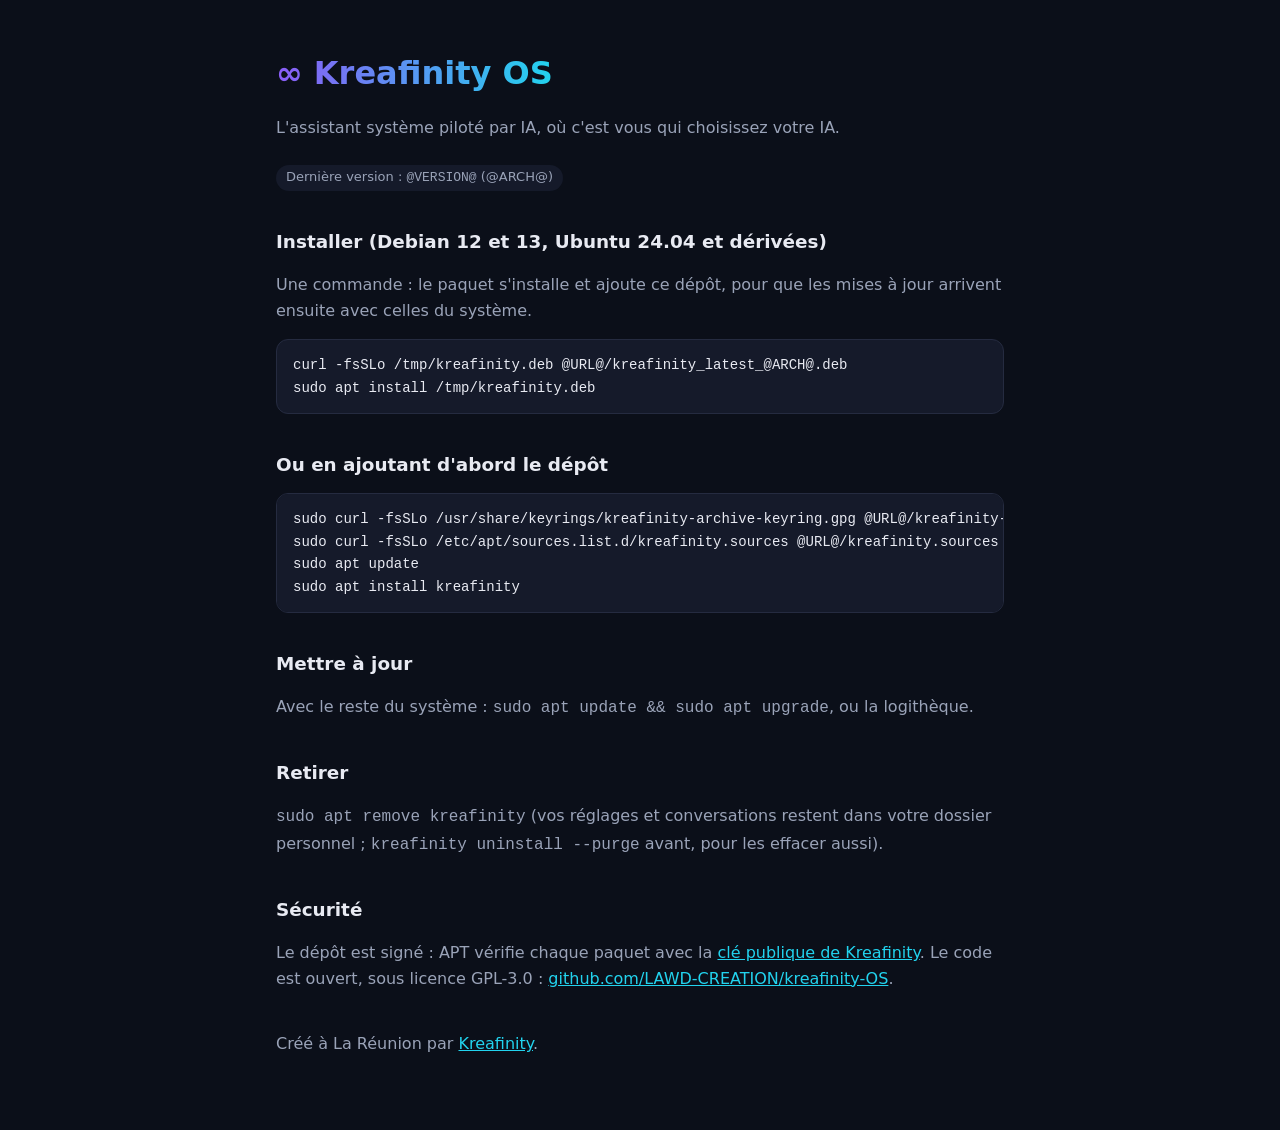
<file: packaging/apt/index.html>
<!doctype html>
<html lang="fr">
<head>
<meta charset="utf-8">
<meta name="viewport" content="width=device-width, initial-scale=1">
<title>Kreafinity OS — dépôt APT</title>
<style>
  :root { color-scheme: dark; --bg: #0b0f19; --surface: #151a2a; --text: #e8eaf2; --muted: #9aa3b8;
          --violet: #8b5cf6; --cyan: #22d3ee; }
  * { box-sizing: border-box; }
  body { margin: 0; background: var(--bg); color: var(--text);
         font: 16px/1.6 system-ui, -apple-system, "Segoe UI", Roboto, sans-serif; }
  main { max-width: 760px; margin: 0 auto; padding: 48px 16px 64px; }
  h1 { font-size: 2rem; margin: 0 0 4px; }
  h1 span { background: linear-gradient(90deg, var(--violet), var(--cyan)); -webkit-background-clip: text;
            background-clip: text; color: transparent; }
  h2 { font-size: 1.15rem; margin: 36px 0 8px; }
  p, li { color: var(--muted); }
  strong { color: var(--text); }
  pre { background: var(--surface); border: 1px solid #252b40; border-radius: 12px; padding: 14px 16px;
        overflow-x: auto; color: var(--text); font-size: 14px; }
  code { font-family: ui-monospace, "SFMono-Regular", Menlo, monospace; }
  a { color: var(--cyan); }
  .version { display: inline-block; margin-top: 8px; padding: 2px 10px; border-radius: 999px;
             background: var(--surface); color: var(--muted); font-size: 13px; }
</style>
</head>
<body>
<main>
  <h1><span>∞ Kreafinity OS</span></h1>
  <p>L'assistant système piloté par IA, où c'est vous qui choisissez votre IA.</p>
  <span class="version">Dernière version : <code>@VERSION@</code> (@ARCH@)</span>

  <h2>Installer (Debian 12 et 13, Ubuntu 24.04 et dérivées)</h2>
  <p>Une commande : le paquet s'installe et ajoute ce dépôt, pour que les mises à jour arrivent
  ensuite avec celles du système.</p>
<pre><code>curl -fsSLo /tmp/kreafinity.deb @URL@/kreafinity_latest_@ARCH@.deb
sudo apt install /tmp/kreafinity.deb</code></pre>

  <h2>Ou en ajoutant d'abord le dépôt</h2>
<pre><code>sudo curl -fsSLo /usr/share/keyrings/kreafinity-archive-keyring.gpg @URL@/kreafinity-archive-keyring.gpg
sudo curl -fsSLo /etc/apt/sources.list.d/kreafinity.sources @URL@/kreafinity.sources
sudo apt update
sudo apt install kreafinity</code></pre>

  <h2>Mettre à jour</h2>
  <p>Avec le reste du système : <code>sudo apt update &amp;&amp; sudo apt upgrade</code>, ou la logithèque.</p>

  <h2>Retirer</h2>
  <p><code>sudo apt remove kreafinity</code> (vos réglages et conversations restent dans votre dossier
  personnel ; <code>kreafinity uninstall --purge</code> avant, pour les effacer aussi).</p>

  <h2>Sécurité</h2>
  <p>Le dépôt est signé : APT vérifie chaque paquet avec la
  <a href="kreafinity-archive-keyring.asc">clé publique de Kreafinity</a>. Le code est ouvert, sous
  licence GPL-3.0 : <a href="https://github.com/LAWD-CREATION/kreafinity-OS">github.com/LAWD-CREATION/kreafinity-OS</a>.</p>

  <p style="margin-top:40px">Créé à La Réunion par <a href="https://kreafinity.com">Kreafinity</a>.</p>
</main>
</body>
</html>
</file>
